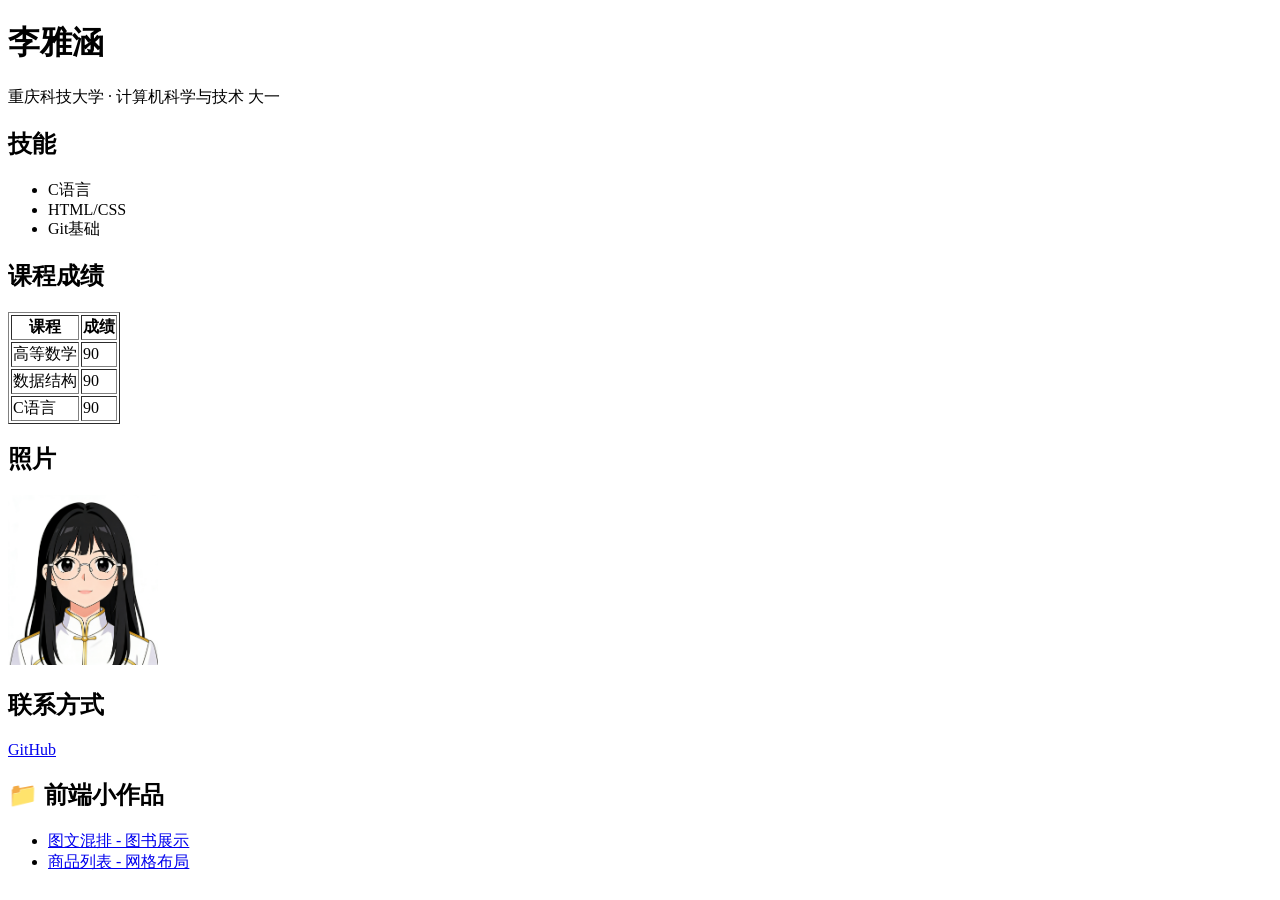
<file: index.html>
<!DOCTYPE html>
<html lang="zh-CN">
<head>
    <meta charset="UTF-8">
    <meta name="viewport" content="width=device-width, initial-scale=1.0">
    <title>李雅涵 · 个人简历</title>
</head>
<body>
    <h1>李雅涵</h1>
    <p>重庆科技大学 · 计算机科学与技术 大一</p>
    
    <h2>技能</h2>
    <ul>
        <li>C语言</li>
        <li>HTML/CSS</li>
        <li>Git基础</li>
    </ul>
    
    <h2>课程成绩</h2>
    <table border="1">
        <tr>
            <th>课程</th>
            <th>成绩</th>
        </tr>
        <tr>
            <td>高等数学</td>
            <td>90</td>
        </tr>
        <tr>
            <td>数据结构</td>
            <td>90</td>
        </tr>
        <tr>
            <td>C语言</td>
            <td>90</td>
        </tr>
    </table>
    
    <h2>照片</h2>
    <img src="人物.png" width="150">
    
    <h2>联系方式</h2>
    <a href="https://github.com/nianaofriki">GitHub</a>

    <h2>📁 前端小作品</h2>
    <ul>
        <li><a href="projects/01_graphic-text/">图文混排 - 图书展示</a></li>
        <li><a href="projects/02-product-grid/">商品列表 - 网格布局</a></li>
    </ul>
</body>
</html>
</file>
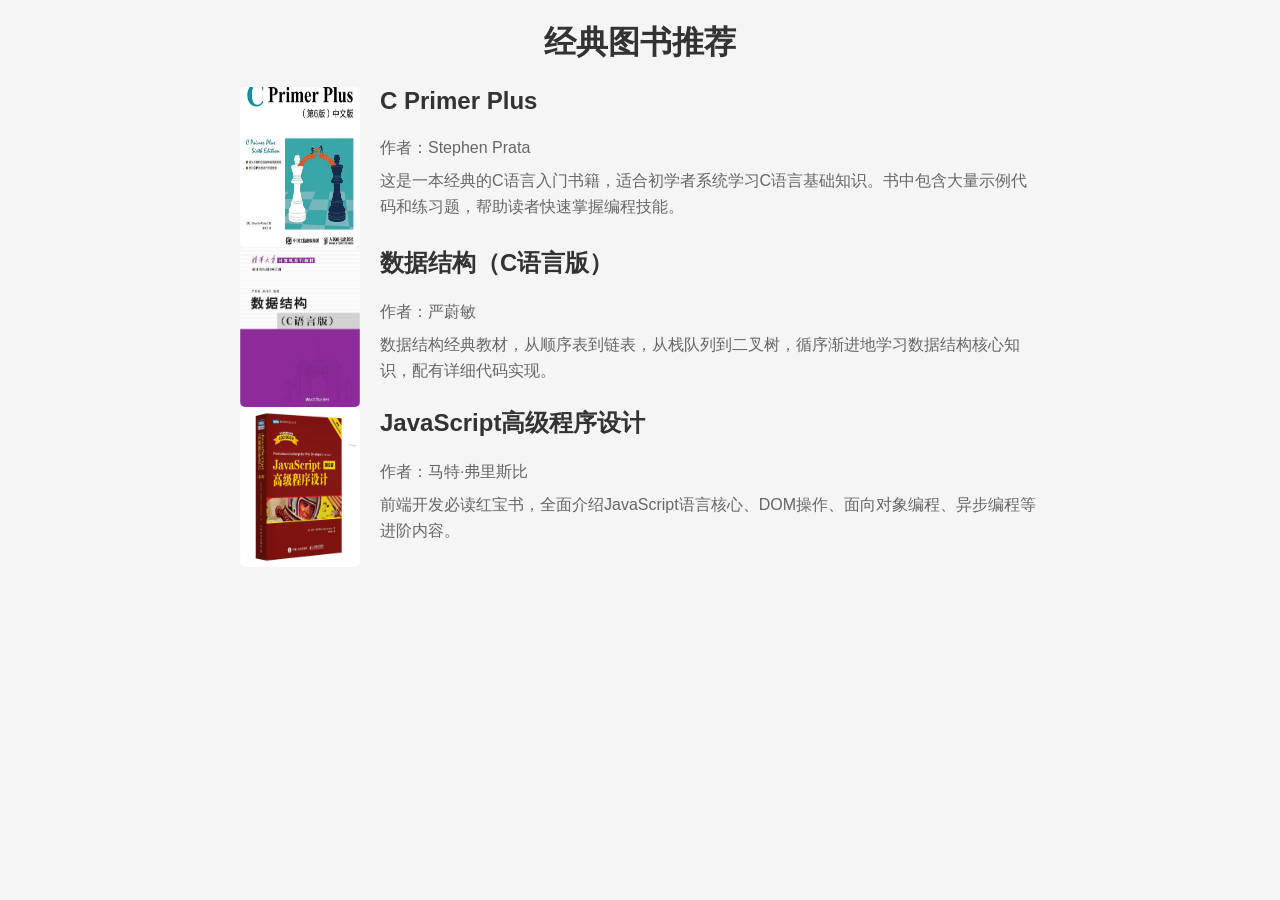
<file: projects/01_graphic-text/index.html>
<!DOCTYPE html>
<html lang="zh-CN">
<head>
    <meta charset="UTF-8">
    <title>图文混排-图书展示</title>
    <link rel="stylesheet" href="style.css">
</head>
<body>
    <h1>经典图书推荐</h1>
    <!-- 第一本书 -->
     <div class="book">
        <img src="images/C_Primer_Plus.webp" alt="图书封面">
        <h2>C Primer Plus</h2>
        <p>作者：Stephen Prata</p>
        <P>这是一本经典的C语言入门书籍，适合初学者系统学习C语言基础知识。书中包含大量示例代码和练习题，帮助读者快速掌握编程技能。</P>
    </div>
    <!-- 第二本书 -->
     <div class="book">
        <img src="images/数据结构（C语言版）.jpg" alt="图书封面">
        <h2>数据结构（C语言版）</h2>
        <p>作者：严蔚敏</p>
        <p>数据结构经典教材，从顺序表到链表，从栈队列到二叉树，循序渐进地学习数据结构核心知识，配有详细代码实现。</p>
     </div>
     <!-- 第三本书 -->
      <div class="book">
            <img src="images/JavaScript高级程序设计.jpg" alt="图书封面">
            <h2>JavaScript高级程序设计</h2>
            <p>作者：马特·弗里斯比</p>
            <p>前端开发必读红宝书，全面介绍JavaScript语言核心、DOM操作、面向对象编程、异步编程等进阶内容。</p>
      </div>
</body>
</html>
</file>
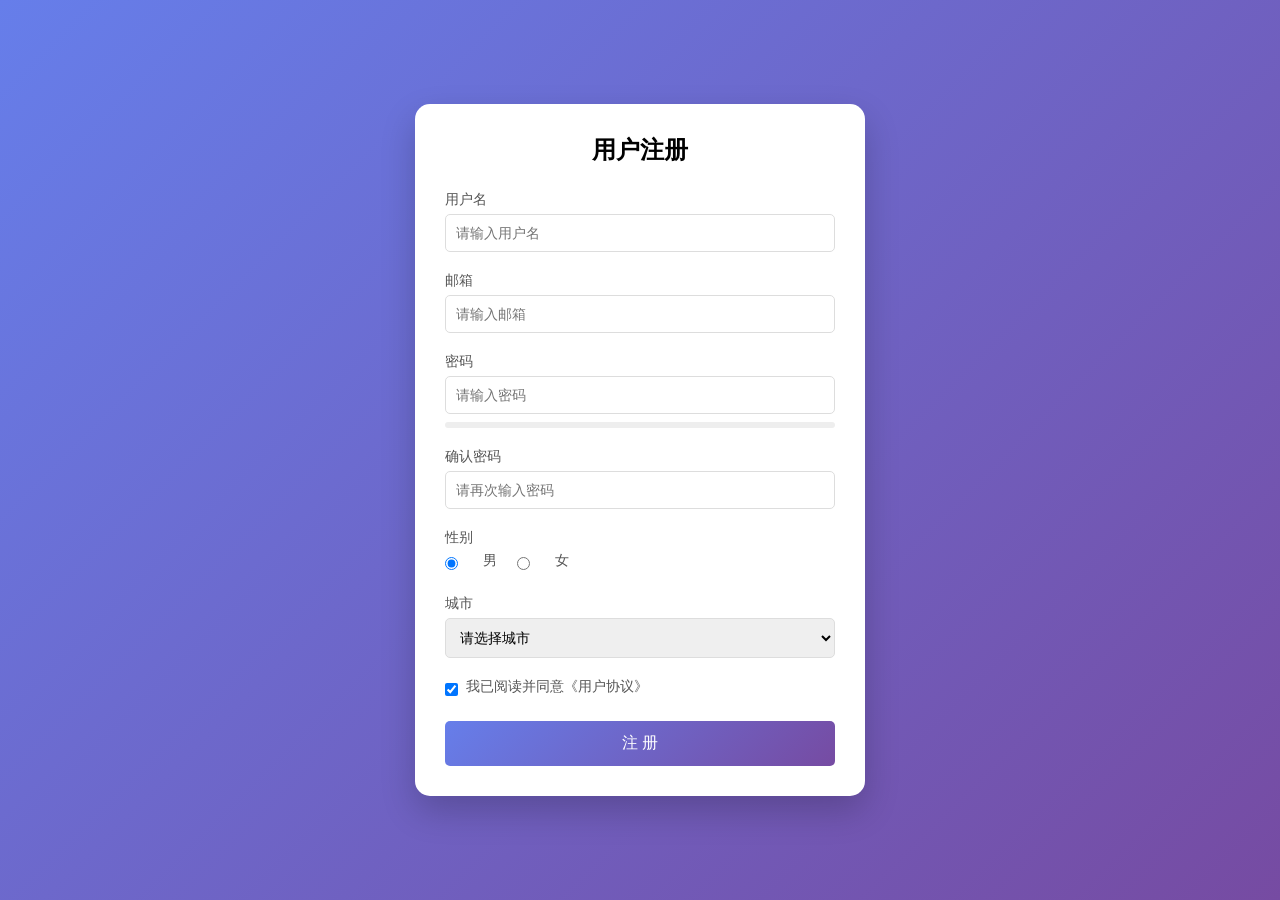
<file: projects/03-register-form/index.html>
<!-- 等一下，下一次跟他说按正式写代码一样，一步一步加东西，体现思考，这样才是真正的学习 -->
<!DOCTYPE html>
<html lang="zh-CN">
<head>
    <meta charset="UTF-8">
    <meta name="viewport" content="width=device-width, initial-scale=1.0">
    <title>用户注册-表单练习</title>
    <style>
        /* ========== 全局样式 ========== */
        * {
            margin: 0;
            padding: 0;
            box-sizing: border-box;
        }
        body {
            background: linear-gradient(135deg, #667eea, #764ba2);
            min-height: 100vh;
            display: flex;
            justify-content: center;
            align-items: center;
            font-family: 'Microsoft YaHei', sans-serif;
        }
        .register-card {
            background: white;
            width: 450px;
            padding: 30px;
            border-radius: 15px;
            box-shadow: 0 15px 35px rgba(0,0,0,0.2);
        }
        h2 {
            text-align: center;
            margin-bottom: 25px;
        }
        .form-group {
            margin-bottom: 20px;
        }
        label {
            display: block;
            margin-bottom: 5px;
            color: #555;
            font-size: 14px;
        }
        input, select {
            width: 100%;
            padding: 10px;
            border: 1px solid #ddd;
            border-radius: 5px;
            font-size: 14px;
        }
        input:focus, select:focus {
            outline: none;
            border-color: #667eea;
            box-shadow: 0 0 5px rgba(102,126,234,0.3);
        }
        .radio-group {
            display: flex;
            gap: 20px;
            align-items: center;
        }
        .radio-group input {
            width: auto;
            margin-right: 5px;
        }
        .terms {
            display: flex;
            align-items: center;
            gap: 8px;
        }
        .terms input {
            width: auto;
        }
        button {
            width: 100%;
            padding: 12px;
            background: linear-gradient(135deg, #667eea, #764ba2);
            color: white;
            border: none;
            border-radius: 5px;
            font-size: 16px;
            cursor: pointer;
            transition: opacity 0.2s;
        }
        button:hover {
            opacity: 0.9;
        }
        /* 错误提示默认隐藏 */
        .error {
            color: #ff6b6b;
            font-size: 12px;
            margin-top: 5px;
            display: none;
        }
        /* 密码强度条样式 */
        .strength-bar {
            height: 6px;
            background: #eee;
            border-radius: 3px;
            margin-top: 8px;
            overflow: hidden;
        }
        .strength {
            height: 100%;
            width: 0;
            transition: width 0.2s;
        }
        .strength.weak {
            width: 33%;
            background: #ff6b6b;
        }
        .strength.medium {
            width: 66%;
            background: #ffd93d;
        }
        .strength.strong {
            width: 100%;
            background: #51cf66;
        }
    </style>
</head>
<body>
    <div class="register-card">
        <h2>用户注册</h2>
        <form id="registerForm" onsubmit="return false">
            <!-- 用户名输入框 -->
            <div class="form-group">
                <label>用户名</label>
                <input type="text" id="username" placeholder="请输入用户名" required>
                <div class="error" id="usernameError">用户名不能为空</div>
            </div>
            <!-- 邮箱输入框 -->
             <div class="form-group">
                <label>邮箱</label>
                <input type="email" id="email" placeholder="请输入邮箱" required>
                <div class="error" id="emailError">邮箱格式不正确</div>
             </div>
             <!-- 密码输入框 -->
            <div class="form-group">
                <label>密码</label>
                <input type="password" id="password" placeholder="请输入密码" required>
                <div class="strength-bar">
                    <div class="strength" id="strength"></div>
                </div>
                <div class="error" id="passwordError">密码至少8位，包含大小写字母和数字</div>
            </div>
            <!-- 确认密码输入框 -->
             <div class="form-group">
                <label>确认密码</label>
                <input type="password" id="confirm" placeholder="请再次输入密码" required>
                <div class="error" id="confirmError">两次密码不一致</div>
            </div>
            <!-- 性别单选按钮 -->
            <div class="form-group">
                <label>性别</label>
                <div class="radio-group">
                    <input type="radio" name="gender" id="male" value="男" checked>
                    <label for="male">男</label>
                    <input type="radio" name="gender" id="female" value="女">
                    <label for="female">女</label>
                </div>
            </div>
            <!-- 城市下拉选择 -->
             <div class="form-group">
                <label>城市</label>
                <select id="city">
                    <option value="">请选择城市</option>
                    <option value="北京">北京</option>
                    <option value="上海">上海</option>
                    <option value="广州">广州</option>
                    <option value="深圳">深圳</option>
                    <option value="重庆">重庆</option>
                </select>
                <div class="error" id="cityError">请选择城市</div>
             </div>
            <!-- 同意协议复选框 -->
            <div class="form-group terms">
                <input type="checkbox" id="agree" checked>
                <label for="agree">我已阅读并同意《用户协议》</label>
                <div class="error" id="agreeError">请勾选协议</div>
            </div>
            <!-- 注册按钮 -->
             <button type="button" class="register-btn" id="registerBtn">注 册</button>
        </form>
    </div>

<script>
    // 获取所有需要的 DOM 元素(JS)
    const username = document.getElementById('username');
    const email = document.getElementById('email');
    const password = document.getElementById('password');
    const confirm = document.getElementById('confirm');
    const city = document.getElementById('city');
    const agree = document.getElementById('agree');
    const registerBtn = document.getElementById('registerBtn');
    const usernameError = document.getElementById('usernameError');
    const emailError = document.getElementById('emailError');
    const passwordError = document.getElementById('passwordError');
    const confirmError = document.getElementById('confirmError');
    const strengthDiv = document.getElementById('strength');
    const cityError = document.getElementById('cityError');
    const agreeError = document.getElementById('agreeError');
    // 密码强度检测（实时）
    document.getElementById('password').addEventListener('input',function(){
        let pwd = this.value;
        // 强度规则：用正则表达式判断
        let hasLower = /[a-z]/.test(pwd);
        let hasUpper = /[A-Z]/.test(pwd);
        let hasNumber = /[0-9]/.test(pwd);
        let lengthOk = pwd.length >= 8;
        // 根据密码强度设置不同的样式类
        if(pwd.length == 0){
            strengthDiv.className = 'strength';
        } else if (lengthOk && hasLower && hasUpper && hasNumber) {
            strengthDiv.className = 'strength strong';
        } else if (pwd.length >= 6) {
            strengthDiv.className = 'strength medium';
        } else {
            strengthDiv.className = 'strength weak';
        }
    });
    // 表单验证函数（点击注册时调用）
    function ValidateForm(){
        let isValid = true;
        // 1. 用户名：不能为空（去掉前后空格后判断）
        if(username.value.trim() === ''){
            document.getElementById('usernameError').style.display = 'block';
            isValid = false;
        } else {
            document.getElementById('usernameError').style.display = 'none';
        }
        // 2. 邮箱：使用正则检验基本格式
        const emailRegex = /^[^\s@]+@[^\s@]+\.[^\s@]+$/;
        if(!emailRegex.test(email.value)){
            emailError.style.display = 'block';
            isValid = false;
        } else {
            emailError.style.display = 'none';
        }
        // ---------- 3. 验证密码强度 ----------
        const pwd = password.value;
        const hasLower = /[a-z]/.test(pwd);
        const hasUpper = /[A-Z]/.test(pwd);
        const hasNumber = /[0-9]/.test(pwd);
        const lengthOk = pwd.length >= 8;
        if(!lengthOk || !hasLower || !hasUpper || !hasNumber){
            passwordError.style.display = 'block';
            isValid = false;
        } else {
            passwordError.style.display = 'none';
        }
        // ---------- 4. 验证确认密码（必须和密码一致）----------
        if (password.value !== confirm.value) {
                confirmError.style.display = 'block';
                isValid = false;
        } else {
                confirmError.style.display = 'none';
        }
        // ---------- 5. 验证城市（必须选择一项）----------
        if (city.value === '') {
            cityError.style.display = 'block';
            isValid = false;
        } else {
            cityError.style.display = 'none';
        }
        // ---------- 6. 验证复选框（必须勾选）----------
        if (!agree.checked) {
            agreeError.style.display = 'block';
            isValid = false;
        } else {
            agreeError.style.display = 'none';
        }
        if (isValid) {
            alert(`注册成功！\n用户名：${username.value}\n邮箱：${email.value}`);
        }
        // 这里可以提交表单数据到后端服务器
    }
    registerBtn.addEventListener('click', ValidateForm);
</script>
</body>
</html>
<!-- 步骤:
        先搭建 HTML 骨架（确保标签闭合、属性正确）。

        添加 CSS（让页面好看，便于调试）。

        在 <script> 中先获取所有需要的 DOM 元素。

        实现密码强度实时检测（单独监听 input 事件）。

        实现验证函数，按顺序检查每个字段，控制错误信息的显示/隐藏。

        绑定注册按钮点击事件，调用验证函数。

        测试：先测试单个字段，再测试组合。 -->
</file>
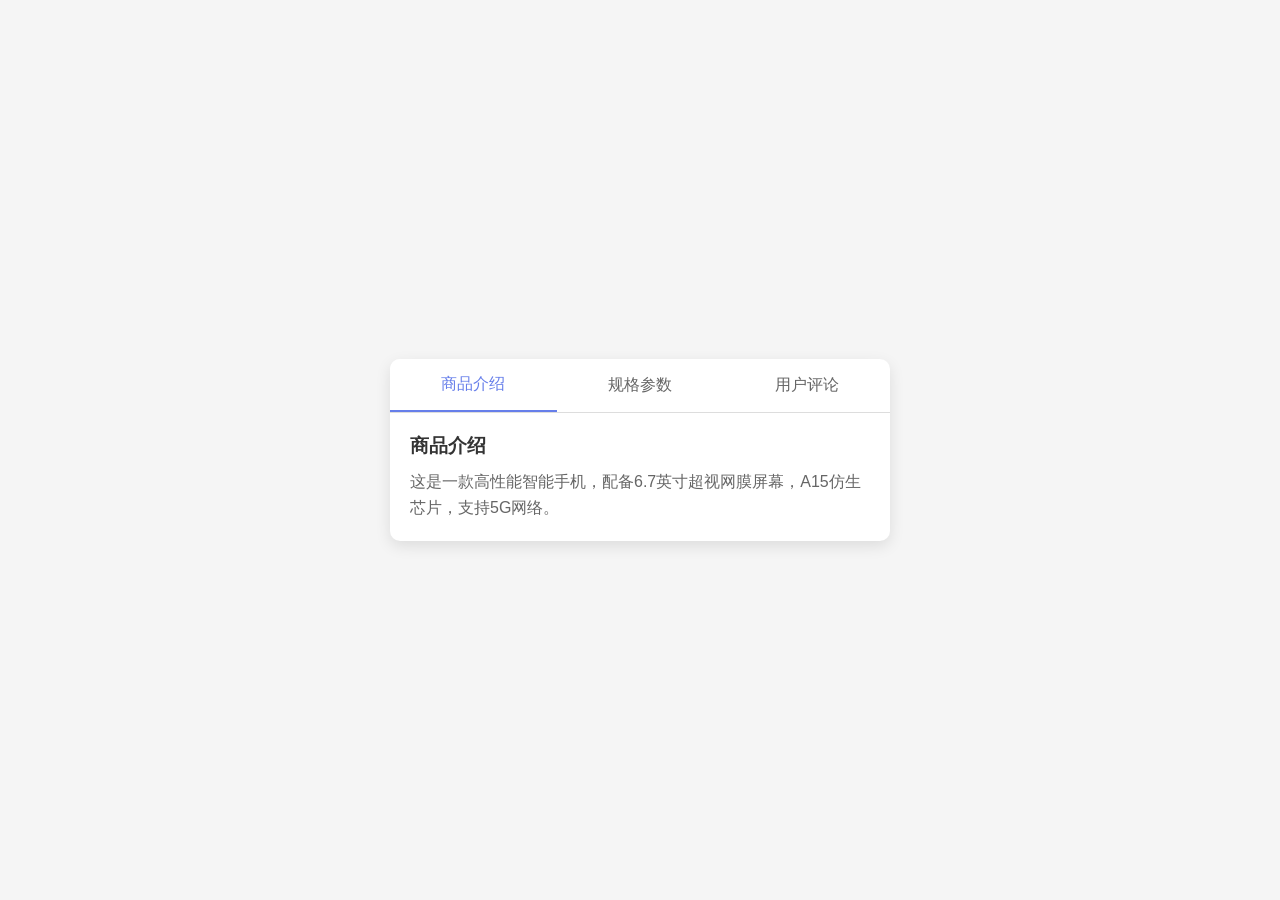
<file: projects/04-tab-switch/index.html>
<!DOCTYPE html>
<html lang="zh-CN">
<head>
    <meta charset="UTF-8">
    <meta name="viewport" content="width=device-width, initial-scale=1.0">
    <title>Tab切换效果</title>
    <style>
        * {
            margin: 0;
            padding: 0;
            box-sizing: border-box;
        }
        body {
            font-family: 'Microsoft YaHei', sans-serif;
            background: #f5f5f5;
            display: flex;
            justify-content: center;
            align-items: center;
            min-height: 100vh;
        }
        .container {
            width: 500px;
            background: #fff;
            border-radius: 10px;
            box-shadow: 0 5px 15px rgba(0,0,0,0.1);
            overflow: hidden;
        }
        .tab-buttons {
            display: flex;
            border-bottom: 1px solid #ddd;
        }
        .tab-btn {
            flex: 1;
            padding: 15px;
            background: none;
            border: none;
            cursor: pointer;
            font-size: 16px;
            transition: all 0.3s;
            color: #666;
        }
        .tab-btn:hover {
            background: #f0f0f0;
        }
        .tab-btn.active {
            color: #667eea;
            border-bottom: 2px solid #667eea;
            background: white;
        }
        .tab-contents {
            padding: 20px;
        }
        .tab-content {
            display: none;
        }
        .tab-content.active {
            display: block;
        }
        h3 {
            margin-bottom: 10px;
            color: #333;
        }
        p, ul {
            color: #666;
            line-height: 1.6;
        }
        ul {
            padding-left: 20px;
        }
    </style>
</head>
<body>
    <div class="container">
        <!-- Tab 按钮容器 -->
        <div class="tab-buttons">
            <button class="tab-btn active" data-tab="tab1">商品介绍</button>
            <button class="tab-btn" data-tab="tab2">规格参数</button>
            <button class="tab-btn" data-tab="tab3">用户评论</button>
        </div>
        <!-- Tab 内容容器 -->
        <div class="tab-contents">
            <div class="tab-content active" id="tab1">
                <h3>商品介绍</h3>
                <p>这是一款高性能智能手机，配备6.7英寸超视网膜屏幕，A15仿生芯片，支持5G网络。</p>
            </div>
            <div class="tab-content" id="tab2">
                <h3>规格参数</h3>
                <ul>
                    <li>处理器：A15仿生芯片</li>
                    <li>内存：8GB</li>
                    <li>屏幕：6.7英寸</li>
                </ul>
            </div>
            <div class="tab-content" id="tab3">
                <h3>用户评论</h3>
                <p>⭐⭐⭐⭐⭐ 非常好用，系统流畅！</p>
                <p>⭐⭐⭐⭐ 电池续航不错，拍照清晰。</p>
            </div>
        </div>
    </div>
    <script>
        // 获取所有标签按钮和内容
        const tabButtons = document.querySelectorAll('.tab-btn');
        const tabContents = document.querySelectorAll('.tab-content');

        // 为每个标签按钮添加点击事件监听器
        tabButtons.forEach(btn => {
            btn.addEventListener('click', function() {
                // 移除所有按钮的 active 类
                tabButtons.forEach(b => b.classList.remove('active'));
                // 为当前点击的按钮添加 active 类
                this.classList.add('active');

                // 获取当前按钮关联的 tab 内容 ID（通过 data-tab 属性）
                const tabId = this.getAttribute('data-tab');
                // 隐藏所有 tab 内容
                tabContents.forEach(content => content.classList.remove('active'));
                // 显示选中的 tab 内容
                document.getElementById(tabId).classList.add('active');
            });
        });
    </script>
</body>
</html>
</file>
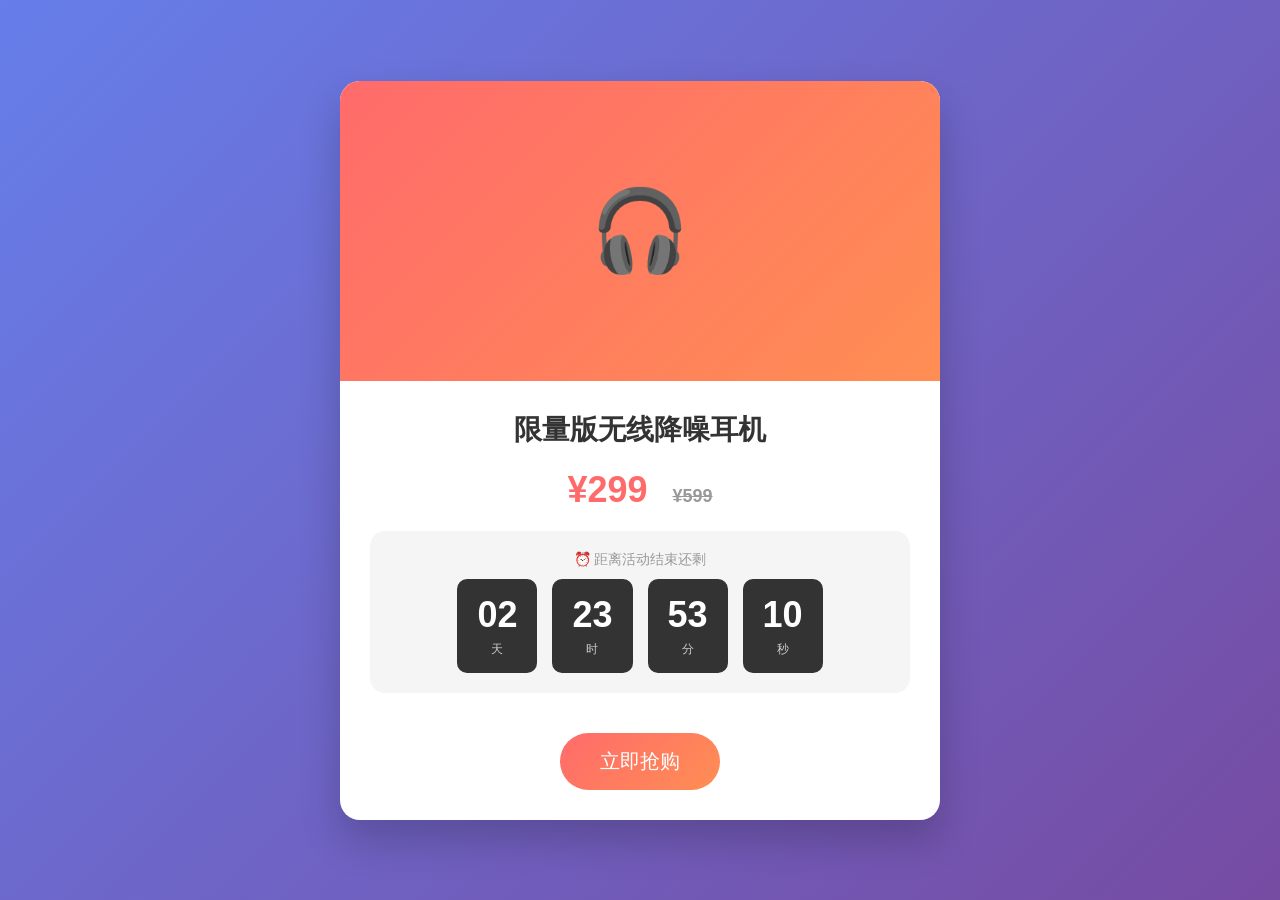
<file: projects/05-countdown/index.html>
<!DOCTYPE html>
<html lang="en">
<head>
    <meta charset="UTF-8">
    <meta name="viewport" content="width=device-width, initial-scale=1.0">
    <title>限时抢购 · 倒计时</title>
    <style>
        * {
            margin: 0;
            padding: 0;
            box-sizing: border-box;
        }

        body {
            font-family: 'Microsoft YaHei', sans-serif;
            background: linear-gradient(135deg, #667eea 0%, #764ba2 100%);
            min-height: 100vh;
            display: flex;
            justify-content: center;
            align-items: center;
        }

        .card {
            background: white;
            width: 600px;
            border-radius: 20px;
            overflow: hidden;
            box-shadow: 0 20px 40px rgba(0, 0, 0, 0.2);
        }

        .product-img {
            width: 100%;
            height: 300px;
            background: linear-gradient(135deg, #ff6b6b, #ff8e53);
            display: flex;
            justify-content: center;
            align-items: center;
            font-size: 80px;
        }

        .product-info {
            padding: 30px;
            text-align: center;
        }

        .product-title {
            font-size: 28px;
            color: #333;
            margin-bottom: 10px;
        }

        .product-price {
            font-size: 36px;
            color: #ff6b6b;
            font-weight: bold;
            margin: 20px 0;
        }

        .original-price {
            font-size: 18px;
            color: #999;
            text-decoration: line-through;
            margin-left: 15px;
        }

        /* 倒计时样式 */
        .countdown {
            background: #f5f5f5;
            padding: 20px;
            border-radius: 15px;
            margin: 20px 0;
        }

        .countdown-title {
            font-size: 14px;
            color: #999;
            margin-bottom: 10px;
        }

        .countdown-box {
            display: flex;
            justify-content: center;
            gap: 15px;
        }

        .time-unit {
            background: #333;
            color: white;
            padding: 15px 20px;
            border-radius: 10px;
            min-width: 80px;
            text-align: center;
        }

        .time-number {
            font-size: 36px;
            font-weight: bold;
        }

        .time-label {
            font-size: 12px;
            margin-top: 5px;
            color: #ccc;
        }

        .buy-btn {
            background: linear-gradient(135deg, #ff6b6b, #ff8e53);
            color: white;
            border: none;
            padding: 15px 40px;
            font-size: 20px;
            border-radius: 50px;
            cursor: pointer;
            margin-top: 20px;
            transition: transform 0.3s;
        }

        .buy-btn:hover {
            transform: scale(1.05);
        }

        .buy-btn.disabled {
            background: #ccc;
            cursor: not-allowed;
        }

        .buy-btn.disabled:hover {
            transform: none;
        }
    </style>
</head>
<body>
    <div class="card">
        <div class="product-img">
            🎧
        </div>
        <div class="product-info">
            <h2 class="product-title">限量版无线降噪耳机</h2>
            <div class="product-price">
                ¥299
                <span class="original-price">¥599</span>
            </div>

            <div class="countdown">
                <div class="countdown-title">⏰ 距离活动结束还剩</div>
                <div class="countdown-box">
                    <div class="time-unit">
                        <div class="time-number" id="days">00</div>
                        <div class="time-label">天</div>
                    </div>
                    <div class="time-unit">
                        <div class="time-number" id="hours">00</div>
                        <div class="time-label">时</div>
                    </div>
                    <div class="time-unit">
                        <div class="time-number" id="minutes">00</div>
                        <div class="time-label">分</div>
                    </div>
                    <div class="time-unit">
                        <div class="time-number" id="seconds">00</div>
                        <div class="time-label">秒</div>
                    </div>
                </div>
            </div>

            <button class="buy-btn" id="buyBtn">立即抢购</button>
        </div>
    </div>
    <script>
        // 设置活动结束时间（这里设置为当前时间 + 2天）
        // 实际使用时可以修改为目标日期
        let endTime = new Date();//创建一个日期对象，默认是当前时间,getDate()	获取当前是几号
        endTime.setDate(endTime.getDate() + 2);      // 2天后结束
        endTime.setHours(23, 59, 59, 999);            // 结束时间：23:59:59

        // 获取倒计时元素
        const daysEl = document.getElementById('days');
        const hoursEl = document.getElementById('hours');
        const minutesEl = document.getElementById('minutes');
        const secondsEl = document.getElementById('seconds');
        const buyBtn = document.getElementById('buyBtn');

        // 倒计时函数
        function updateCountdown() {
            const now = new Date().getTime();      // 当前时间（毫秒）,.getTime()	时间转毫秒
            const distance = endTime - now;         // 剩余时间（毫秒）

            // 倒计时结束
            if (distance <= 0) {
                daysEl.textContent = '00';
                hoursEl.textContent = '00';
                minutesEl.textContent = '00';
                secondsEl.textContent = '00';
                
                // 按钮变灰，不可点击
                buyBtn.textContent = '活动已结束';
                buyBtn.disabled = true;//禁用按钮（不可点击）
                buyBtn.classList.add('disabled');//添加灰色样式类
                return;
            }

            // 计算天、时、分、秒
            const days = Math.floor(distance / (1000 * 60 * 60 * 24));//Math.floor()	向下取整
            const hours = Math.floor((distance % (1000 * 60 * 60 * 24)) / (1000 * 60 * 60));
            const minutes = Math.floor((distance % (1000 * 60 * 60)) / (1000 * 60));
            const seconds = Math.floor((distance % (1000 * 60)) / 1000);

            // 更新显示（补零：小于10时前面加0）
            daysEl.textContent = days < 10 ? '0' + days : days;
            hoursEl.textContent = hours < 10 ? '0' + hours : hours;
            minutesEl.textContent = minutes < 10 ? '0' + minutes : minutes;
            secondsEl.textContent = seconds < 10 ? '0' + seconds : seconds;
        }

        // 立即执行一次，避免空白
        updateCountdown();
        // 每秒更新一次
        setInterval(updateCountdown, 1000);//setInterval()	定时执行

        // 购买按钮点击事件
        buyBtn.addEventListener('click', function() {
            if (!buyBtn.disabled) {
                alert('恭喜！抢购成功！');
            }
        });
    </script>
</body>
</html>
</file>
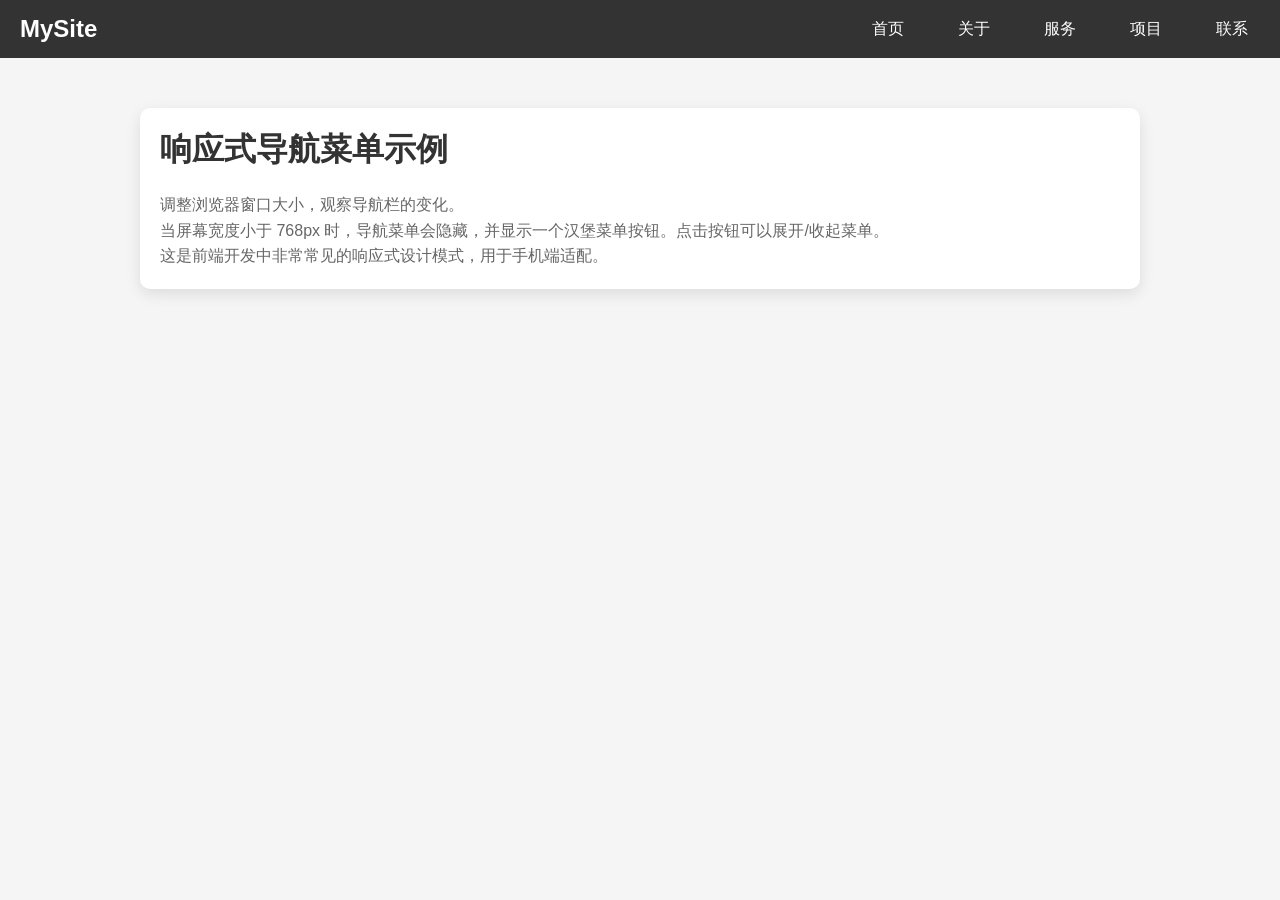
<file: projects/06-responsive-nav/index.html>
<!DOCTYPE html>
<html lang="en">
<head>
    <meta charset="UTF-8">
    <meta name="viewport" content="width=device-width, initial-scale=1.0">
    <title>响应式导航菜单</title>
    <style>
        * {
            margin: 0;
            padding: 0;
            box-sizing: border-box;
        }

        body {
            font-family: 'Microsoft YaHei', sans-serif;
            background: #f5f5f5;
        }

        /* 导航栏容器 */
        .navbar {
            background: #333;
            padding: 15px 20px;
            display: flex;
            justify-content: space-between;
            align-items: center;
            flex-wrap: wrap;
        }

        /* Logo */
        .logo {
            color: white;
            font-size: 24px;
            font-weight: bold;
            text-decoration: none;
        }

        /* 汉堡菜单按钮（默认隐藏） */
        .menu-toggle {
            display: none;
            background: none;
            border: none;
            cursor: pointer;
            padding: 5px;
        }

        .menu-toggle span {
            display: block;
            width: 25px;
            height: 3px;
            background: white;
            margin: 5px 0;
            transition: 0.3s;
        }

        /* 导航菜单 */
        .nav-menu {
            display: flex;
            list-style: none;
            gap: 30px;
        }

        .nav-menu li a {
            color: white;
            text-decoration: none;
            padding: 8px 12px;
            transition: 0.3s;
        }

        .nav-menu li a:hover {
            background: #555;
            border-radius: 5px;
        }

        /* 内容区域 */
        .content {
            max-width: 1000px;
            margin: 50px auto;
            padding: 20px;
            background: white;
            border-radius: 10px;
            box-shadow: 0 5px 15px rgba(0,0,0,0.1);
        }

        h1 {
            margin-bottom: 20px;
            color: #333;
        }

        p {
            color: #666;
            line-height: 1.6;
        }
        /* 响应式设计 */
                @media (max-width: 768px) {
            .menu-toggle {
                display: block;      /* 显示汉堡菜单按钮 */
            }

            .nav-menu {
                display: none;       /* 默认隐藏菜单 */
                width: 100%;
                flex-direction: column;
                gap: 0;
                margin-top: 15px;
            }

            .nav-menu.active {
                display: flex;       /* 点击后显示 */
            }

            .nav-menu li {
                text-align: center;
                border-top: 1px solid #555;
            }

            .nav-menu li a {
                display: block;
                padding: 12px;
            }
        }

    </style>
</head>
<body>
    <nav class="navbar">
        <a href="#" class="logo">MySite</a>
        
        <!-- 汉堡菜单按钮 -->
        <button class="menu-toggle" id="menuToggle">
            <span></span>
            <span></span>
            <span></span>
        </button>

        <!-- 导航链接 -->
        <ul class="nav-menu" id="navMenu">
            <li><a href="#">首页</a></li>
            <li><a href="#">关于</a></li>
            <li><a href="#">服务</a></li>
            <li><a href="#">项目</a></li>
            <li><a href="#">联系</a></li>
        </ul>
    </nav>

    <div class="content">
        <h1>响应式导航菜单示例</h1>
        <p>调整浏览器窗口大小，观察导航栏的变化。</p>
        <p>当屏幕宽度小于 768px 时，导航菜单会隐藏，并显示一个汉堡菜单按钮。点击按钮可以展开/收起菜单。</p>
        <p>这是前端开发中非常常见的响应式设计模式，用于手机端适配。</p>
    </div>

    <script>
        // 获取元素
        const menuToggle = document.getElementById('menuToggle');
        const navMenu = document.getElementById('navMenu');

        // 点击汉堡菜单按钮，切换导航菜单的显示/隐藏
        menuToggle.addEventListener('click', function() {
            navMenu.classList.toggle('active');
        });
    </script>
</body>
</html>
</file>
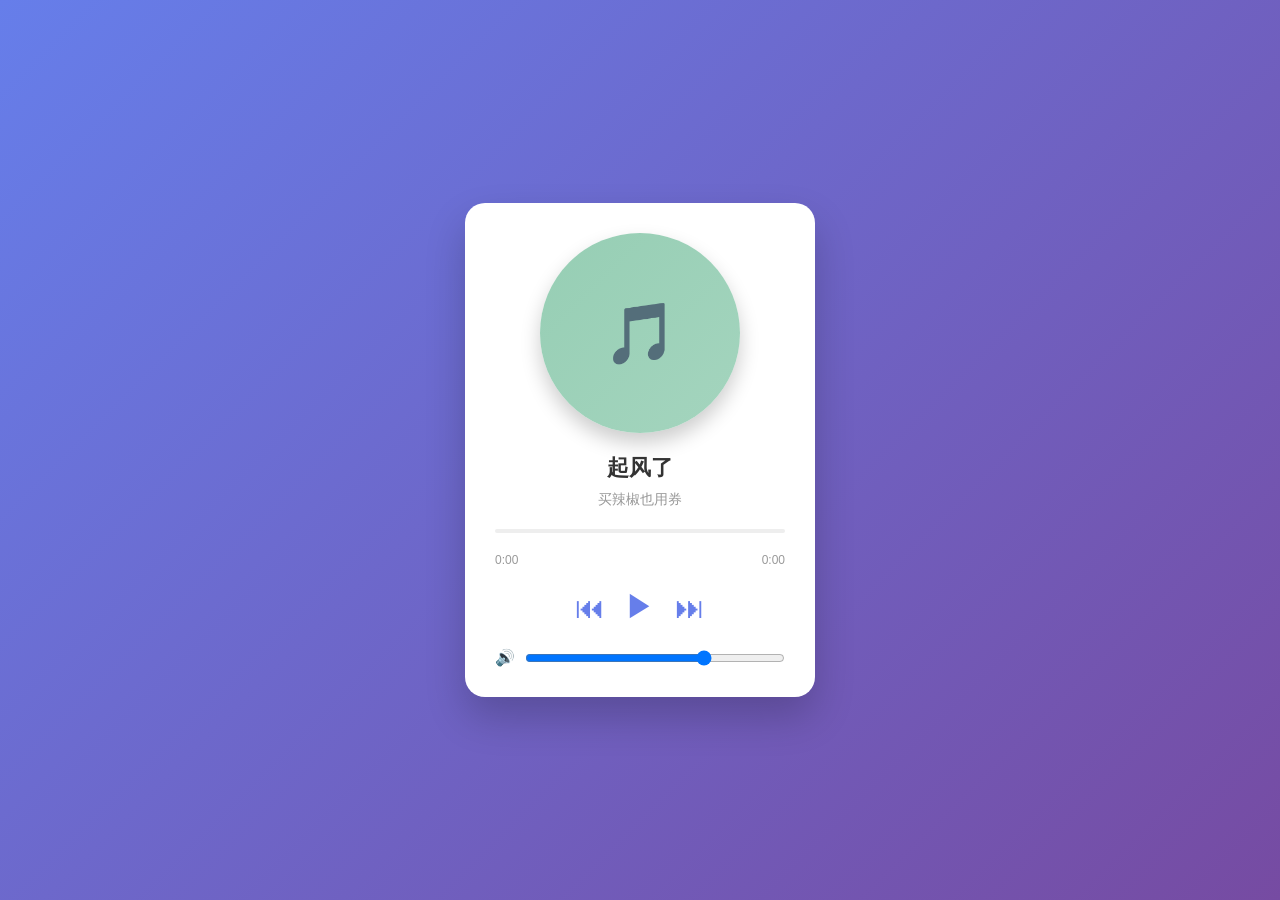
<file: projects/07-music-player/index.html>
<!DOCTYPE html>
<html lang="zh-CN">
<head>
    <meta charset="UTF-8">
    <meta name="viewport" content="width=device-width, initial-scale=1.0">
    <title>音乐播放器</title>
    <style>
        * {
            margin: 0;
            padding: 0;
            box-sizing: border-box;
        }

        body {
            font-family: 'Microsoft YaHei', sans-serif;
            background: linear-gradient(135deg, #667eea 0%, #764ba2 100%);
            min-height: 100vh;
            display: flex;
            justify-content: center;
            align-items: center;
        }

        .player-card {
            background: white;
            width: 350px;
            border-radius: 20px;
            padding: 30px;
            box-shadow: 0 20px 40px rgba(0, 0, 0, 0.2);
            text-align: center;
        }

        /* 专辑封面 */
        .cover {
            width: 200px;
            height: 200px;
            background: linear-gradient(135deg, #ff6b6b, #ff8e53);
            border-radius: 50%;
            margin: 0 auto 20px;
            display: flex;
            justify-content: center;
            align-items: center;
            font-size: 60px;
            box-shadow: 0 10px 20px rgba(0, 0, 0, 0.2);
            transition: all 0.3s;
        }

        /* 播放时封面旋转 */
        .cover.playing {
            animation: rotate 3s linear infinite;
        }

        @keyframes rotate {
            from { transform: rotate(0deg); }
            to { transform: rotate(360deg); }
        }

        /* 歌曲信息 */
        .song-title {
            font-size: 22px;
            font-weight: bold;
            color: #333;
            margin-bottom: 8px;
        }

        .artist {
            color: #999;
            font-size: 14px;
            margin-bottom: 20px;
        }

        /* 进度条 */
        .progress-bar {
            background: #eee;
            height: 4px;
            border-radius: 2px;
            margin: 20px 0;
            cursor: pointer;
            position: relative;
        }

        .progress {
            background: #667eea;
            height: 100%;
            width: 0%;
            border-radius: 2px;
            position: relative;
        }

        .time-info {
            display: flex;
            justify-content: space-between;
            font-size: 12px;
            color: #999;
            margin-top: 5px;
        }

        /* 控制按钮 */
        .controls {
            display: flex;
            justify-content: center;
            gap: 20px;
            margin: 20px 0;
        }

        .controls button {
            background: none;
            border: none;
            font-size: 30px;
            cursor: pointer;
            color: #667eea;
            transition: transform 0.2s;
        }

        .controls button:hover {
            transform: scale(1.1);
        }

        /* 音量控制 */
        .volume-control {
            display: flex;
            align-items: center;
            gap: 10px;
            margin-top: 20px;
        }

        .volume-control input {
            flex: 1;
            cursor: pointer;
        }
    </style>
</head>
<body>
    <div class="player-card">
        <!-- 专辑封面 -->
        <div class="cover" id="cover">🎵</div>

        <!-- 歌曲信息 -->
        <div class="song-title" id="songTitle">起风了</div>
        <div class="artist" id="artist">买辣椒也用券</div>

        <!-- 进度条 -->
        <div class="progress-bar" id="progressBar">
            <div class="progress" id="progress"></div>
        </div>
        <div class="time-info">
            <span id="currentTime">0:00</span>
            <span id="duration">0:00</span>
        </div>

        <!-- 控制按钮 -->
        <div class="controls">
            <button id="prevBtn">⏮</button>
            <button id="playBtn">▶</button>
            <button id="nextBtn">⏭</button>
        </div>

        <!-- 音量控制 -->
        <div class="volume-control">
            <span>🔊</span>
            <input type="range" id="volume" min="0" max="100" value="70">
        </div>
    </div>

    <script>
        // ========== 歌曲列表 ==========
        const playlist = [
            { title: "起风了", artist: "买辣椒也用券", url: "https://www.soundhelix.com/examples/mp3/SoundHelix-Song-1.mp3" },
            { title: "夜空中最亮的星", artist: "逃跑计划", url: "https://www.soundhelix.com/examples/mp3/SoundHelix-Song-2.mp3" },
            { title: "平凡之路", artist: "朴树", url: "https://www.soundhelix.com/examples/mp3/SoundHelix-Song-3.mp3" }
        ];

        // ========== DOM 元素 ==========
        const cover = document.getElementById('cover');
        const songTitle = document.getElementById('songTitle');
        const artist = document.getElementById('artist');
        const playBtn = document.getElementById('playBtn');
        const prevBtn = document.getElementById('prevBtn');
        const nextBtn = document.getElementById('nextBtn');
        const progressBar = document.getElementById('progressBar');
        const progress = document.getElementById('progress');
        const currentTimeSpan = document.getElementById('currentTime');
        const durationSpan = document.getElementById('duration');
        const volumeSlider = document.getElementById('volume');

        // ========== 变量 ==========
        let currentIndex = 0;          // 当前播放第几首
        let isPlaying = false;          // 是否正在播放
        let audio = new Audio();        // 音频对象

        // ========== 加载歌曲 ==========
        function loadSong(index) {
            const song = playlist[index];
            songTitle.textContent = song.title;
            artist.textContent = song.artist;
            audio.src = song.url;
            
            // 随机封面颜色
            const colors = ['#ff6b6b', '#4ecdc4', '#45b7d1', '#96ceb4', '#ffeead', '#ffcc5c'];
            const randomColor = colors[Math.floor(Math.random() * colors.length)];
            cover.style.background = `linear-gradient(135deg, ${randomColor}, ${randomColor}dd)`;
            
            // 重置进度条
            progress.style.width = '0%';
            currentTimeSpan.textContent = '0:00';
            
            // 加载完成后自动播放（如果是切换歌曲）
            if (isPlaying) {
                audio.play();
            }
        }

        // ========== 播放 ==========
        function playSong() {
            audio.play();
            isPlaying = true;
            playBtn.textContent = '⏸';
            cover.classList.add('playing');
        }

        // ========== 暂停 ==========
        function pauseSong() {
            audio.pause();
            isPlaying = false;
            playBtn.textContent = '▶';
            cover.classList.remove('playing');
        }

        // ========== 切换播放/暂停 ==========
        function togglePlay() {
            if (isPlaying) {
                pauseSong();
            } else {
                playSong();
            }
        }

        // ========== 上一首 ==========
        function prevSong() {
            currentIndex = (currentIndex - 1 + playlist.length) % playlist.length;
            loadSong(currentIndex);
            if (isPlaying) {
                audio.play();
            }
        }

        // ========== 下一首 ==========
        function nextSong() {
            currentIndex = (currentIndex + 1) % playlist.length;
            loadSong(currentIndex);
            if (isPlaying) {
                audio.play();
            }
        }

        // ========== 更新时间显示 ==========
        function formatTime(seconds) {
            if (isNaN(seconds)) return '0:00';
            const mins = Math.floor(seconds / 60);
            const secs = Math.floor(seconds % 60);
            return `${mins}:${secs < 10 ? '0' + secs : secs}`;
        }

        // ========== 更新进度条 ==========
        function updateProgress() {
            if (audio.duration) {
                const percent = (audio.currentTime / audio.duration) * 100;
                progress.style.width = `${percent}%`;
                currentTimeSpan.textContent = formatTime(audio.currentTime);
                durationSpan.textContent = formatTime(audio.duration);
            }
        }

        // ========== 点击进度条跳转 ==========
        function setProgress(e) {
            const rect = progressBar.getBoundingClientRect();
            const clickX = e.clientX - rect.left;
            const width = rect.width;
            const percent = clickX / width;
            audio.currentTime = percent * audio.duration;
        }

        // ========== 设置音量 ==========
        function setVolume() {
            audio.volume = volumeSlider.value / 100;
        }

        // ========== 自动播放下一首 ==========
        function onSongEnd() {
            nextSong();
        }

        // ========== 绑定事件 ==========
        playBtn.addEventListener('click', togglePlay);
        prevBtn.addEventListener('click', prevSong);
        nextBtn.addEventListener('click', nextSong);
        progressBar.addEventListener('click', setProgress);
        volumeSlider.addEventListener('input', setVolume);
        audio.addEventListener('timeupdate', updateProgress);
        audio.addEventListener('ended', onSongEnd);
        audio.addEventListener('loadedmetadata', function() {
            durationSpan.textContent = formatTime(audio.duration);
        });

        // ========== 初始化 ==========
        loadSong(0);
    </script>
</body>
</html>
</file>
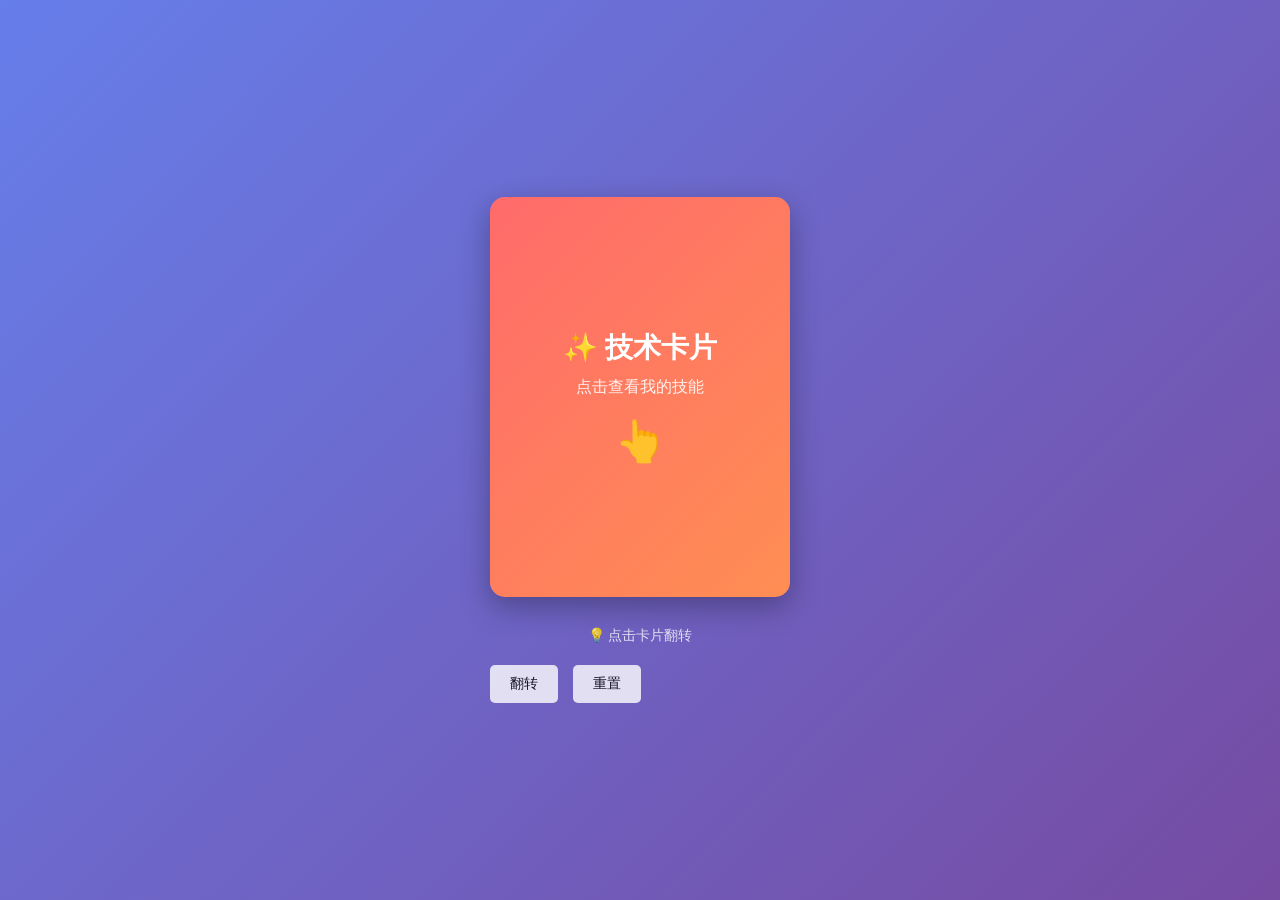
<file: projects/08-card-flip/index.html>
<!DOCTYPE html>
<html lang="zh-CN">
<head>
    <meta charset="UTF-8">
    <meta name="viewport" content="width=device-width, initial-scale=1.0">
    <title>3D翻牌动画</title>
    <style>
        * {
            margin: 0;
            padding: 0;
            box-sizing: border-box;
        }

        body {
            font-family: 'Microsoft YaHei', sans-serif;
            background: linear-gradient(135deg, #667eea 0%, #764ba2 100%);
            min-height: 100vh;
            display: flex;
            justify-content: center;
            align-items: center;
        }

        /* 卡片容器 */
        .card-container {
            width: 300px;
            height: 400px;
            perspective: 1000px;  /* 透视效果，让3D更明显 */
        }

        /* 卡片主体 */
        .card {
            width: 100%;
            height: 100%;
            position: relative;
            transition: transform 0.6s;
            transform-style: preserve-3d;  /* 保留3D效果 */
            cursor: pointer;
            border-radius: 15px;
            box-shadow: 0 10px 30px rgba(0,0,0,0.3);
        }

        /* 翻转状态 */
        .card.flipped {
            transform: rotateY(180deg);
        }

        /* 正面和反面的共同样式 */
        .card-front, .card-back {
            width: 100%;
            height: 100%;
            position: absolute;
            backface-visibility: hidden;  /* 背面隐藏 */
            border-radius: 15px;
            display: flex;
            flex-direction: column;
            justify-content: center;
            align-items: center;
            text-align: center;
            padding: 20px;
        }

        /* 正面样式 */
        .card-front {
            background: linear-gradient(135deg, #ff6b6b, #ff8e53);
            color: white;
        }

        .card-front h2 {
            font-size: 28px;
            margin-bottom: 10px;
        }

        .card-front p {
            font-size: 16px;
            opacity: 0.9;
        }

        /* 反面样式 */
        .card-back {
            background: white;
            color: #333;
            transform: rotateY(180deg);  /* 反面先旋转180度，配合父容器翻转 */
        }

        .card-back h3 {
            font-size: 24px;
            margin-bottom: 15px;
            color: #667eea;
        }

        .card-back ul {
            text-align: left;
            margin-top: 10px;
        }

        .card-back li {
            margin: 8px 0;
            color: #666;
        }

        /* 提示 */
        .hint {
            margin-top: 30px;
            color: white;
            text-align: center;
            font-size: 14px;
            opacity: 0.8;
        }

        /* 按钮组 */
        .buttons {
            margin-top: 20px;
            display: flex;
            gap: 15px;
        }

        button {
            padding: 10px 20px;
            background: white;
            border: none;
            border-radius: 5px;
            cursor: pointer;
            font-size: 14px;
            transition: transform 0.2s;
        }

        button:hover {
            transform: scale(1.05);
        }
    </style>
</head>
<body>
    <div>
        <div class="card-container">
            <div class="card" id="flipCard">
                <!-- 正面 -->
                <div class="card-front">
                    <h2>✨ 技术卡片</h2>
                    <p>点击查看我的技能</p>
                    <p style="margin-top: 20px; font-size: 40px;">👆</p>
                </div>
                <!-- 反面 -->
                <div class="card-back">
                    <h3>🛠️ 技能清单</h3>
                    <ul>
                        <li>C语言</li>
                        <li>数据结构</li>
                        <li>HTML/CSS</li>
                        <li>JavaScript</li>
                        <li>Git/GitHub</li>
                    </ul>
                </div>
            </div>
        </div>
        <div class="hint">
            <p>💡 点击卡片翻转</p>
            <div class="buttons">
                <button id="flipBtn">翻转</button>
                <button id="resetBtn">重置</button>
            </div>
        </div>
    </div>

    <script>
        // 获取元素
        const card = document.getElementById('flipCard');
        const flipBtn = document.getElementById('flipBtn');
        const resetBtn = document.getElementById('resetBtn');

        // 翻转函数
        function flipCard() {
            card.classList.add('flipped');
        }

        // 重置函数（翻回正面）
        function resetCard() {
            card.classList.remove('flipped');
        }

        // 切换函数（翻转/翻回）
        function toggleCard() {
            card.classList.toggle('flipped');
        }

        // 绑定事件
        card.addEventListener('click', toggleCard);   // 点击卡片翻转/翻回
        flipBtn.addEventListener('click', flipCard);   // 按钮：翻到反面
        resetBtn.addEventListener('click', resetCard); // 按钮：翻回正面
    </script>
</body>
</html>
</file>
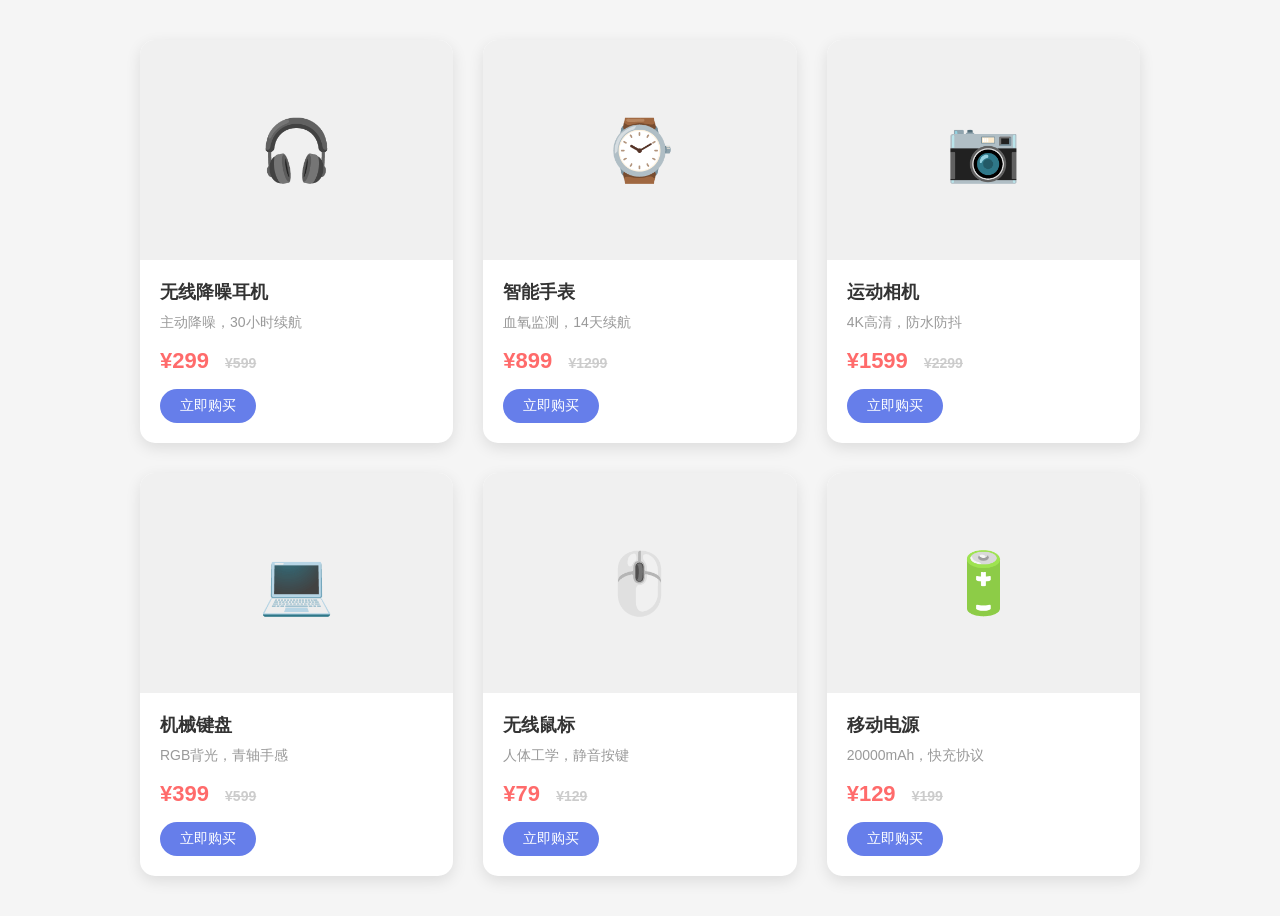
<file: projects/09-shop-hover/index.html>
<!DOCTYPE html>
<html lang="zh-CN">
<head>
    <meta charset="UTF-8">
    <meta name="viewport" content="width=device-width, initial-scale=1.0">
    <title>电商悬浮框 · 商品卡片悬停效果</title>
    <style>
        * {
            margin: 0;
            padding: 0;
            box-sizing: border-box;
        }

        body {
            font-family: 'Microsoft YaHei', sans-serif;
            background: #f5f5f5;
            min-height: 100vh;
            display: flex;
            justify-content: center;
            align-items: center;
            padding: 40px;
        }

        /* 商品网格容器 */
        .product-grid {
            display: grid;
            grid-template-columns: repeat(3, 1fr);
            gap: 30px;
            max-width: 1000px;
            width: 100%;
        }

        /* 商品卡片 */
        .product-card {
            background: white;
            border-radius: 15px;
            overflow: hidden;
            box-shadow: 0 5px 15px rgba(0, 0, 0, 0.1);
            transition: all 0.3s ease;
            cursor: pointer;
        }

        /* ========== 悬停效果 ========== */
        .product-card:hover {
            transform: translateY(-10px);      /* 向上移动10px */
            box-shadow: 0 20px 30px rgba(0, 0, 0, 0.2);  /* 阴影变大 */
        }

        /* 图片容器 */
        .card-img {
            width: 100%;
            height: 220px;
            overflow: hidden;
            background: #f0f0f0;
            display: flex;
            justify-content: center;
            align-items: center;
            font-size: 60px;
        }

        /* 图片 */
        .card-img img {
            width: 100%;
            height: 100%;
            object-fit: cover;
            transition: transform 0.4s ease;
        }

        /* 悬停时图片放大 */
        .product-card:hover .card-img img {
            transform: scale(1.1);
        }

        /* 商品信息 */
        .card-info {
            padding: 20px;
        }

        .card-title {
            font-size: 18px;
            font-weight: bold;
            color: #333;
            margin-bottom: 8px;
        }

        .card-desc {
            font-size: 14px;
            color: #999;
            margin-bottom: 15px;
            line-height: 1.5;
        }

        .price {
            font-size: 22px;
            font-weight: bold;
            color: #ff6b6b;
        }

        .original-price {
            font-size: 14px;
            color: #ccc;
            text-decoration: line-through;
            margin-left: 10px;
        }

        /* 购买按钮 */
        .buy-btn {
            display: inline-block;
            margin-top: 15px;
            padding: 8px 20px;
            background: #667eea;
            color: white;
            border: none;
            border-radius: 25px;
            cursor: pointer;
            font-size: 14px;
            transition: all 0.3s;
        }

        /* 悬停时按钮变色 */
        .product-card:hover .buy-btn {
            background: #764ba2;
        }

        /* 响应式 */
        @media (max-width: 768px) {
            .product-grid {
                grid-template-columns: repeat(2, 1fr);
                gap: 20px;
            }
        }

        @media (max-width: 480px) {
            .product-grid {
                grid-template-columns: 1fr;
            }
        }
    </style>
</head>
<body>
    <div class="product-grid">
        <!-- 商品1 -->
        <div class="product-card">
            <div class="card-img">
                🎧
            </div>
            <div class="card-info">
                <div class="card-title">无线降噪耳机</div>
                <div class="card-desc">主动降噪，30小时续航</div>
                <div class="price">
                    ¥299
                    <span class="original-price">¥599</span>
                </div>
                <button class="buy-btn">立即购买</button>
            </div>
        </div>

        <!-- 商品2 -->
        <div class="product-card">
            <div class="card-img">
                ⌚
            </div>
            <div class="card-info">
                <div class="card-title">智能手表</div>
                <div class="card-desc">血氧监测，14天续航</div>
                <div class="price">
                    ¥899
                    <span class="original-price">¥1299</span>
                </div>
                <button class="buy-btn">立即购买</button>
            </div>
        </div>

        <!-- 商品3 -->
        <div class="product-card">
            <div class="card-img">
                📷
            </div>
            <div class="card-info">
                <div class="card-title">运动相机</div>
                <div class="card-desc">4K高清，防水防抖</div>
                <div class="price">
                    ¥1599
                    <span class="original-price">¥2299</span>
                </div>
                <button class="buy-btn">立即购买</button>
            </div>
        </div>

        <!-- 商品4 -->
        <div class="product-card">
            <div class="card-img">
                💻
            </div>
            <div class="card-info">
                <div class="card-title">机械键盘</div>
                <div class="card-desc">RGB背光，青轴手感</div>
                <div class="price">
                    ¥399
                    <span class="original-price">¥599</span>
                </div>
                <button class="buy-btn">立即购买</button>
            </div>
        </div>

        <!-- 商品5 -->
        <div class="product-card">
            <div class="card-img">
                🖱️
            </div>
            <div class="card-info">
                <div class="card-title">无线鼠标</div>
                <div class="card-desc">人体工学，静音按键</div>
                <div class="price">
                    ¥79
                    <span class="original-price">¥129</span>
                </div>
                <button class="buy-btn">立即购买</button>
            </div>
        </div>

        <!-- 商品6 -->
        <div class="product-card">
            <div class="card-img">
                🔋
            </div>
            <div class="card-info">
                <div class="card-title">移动电源</div>
                <div class="card-desc">20000mAh，快充协议</div>
                <div class="price">
                    ¥129
                    <span class="original-price">¥199</span>
                </div>
                <button class="buy-btn">立即购买</button>
            </div>
        </div>
    </div>

    <script>
        // 获取所有购买按钮
        const buyBtns = document.querySelectorAll('.buy-btn');

        // 为每个按钮添加点击事件
        buyBtns.forEach(btn => {
            btn.addEventListener('click', function(e) {
                e.stopPropagation();  // 阻止事件冒泡
                const card = this.closest('.product-card');
                const title = card.querySelector('.card-title').textContent;
                alert(`已添加 ${title} 到购物车！`);
            });
        });
    </script>
</body>
</html>
</file>
<file: projects/01_graphic-text/style.css>
body {
    font-family: 'Microsoft YaHei',sans-serif;
    max-width: 800px;
    margin: 20px auto;
    padding: 0 20px;
    background: #f5f5f5;
}
h1 {
    text-align: center;
    color: #333;
}
.book img {
    float: left;
    margin-right: 20px;
    width: 120px;
    height: 160px;
    border-radius: 5px;
}
.book h2 {
    margin-top: 0;
    color: #333;
}
.book p {
    color: #666;
    line-height: 1.6;
    margin: 8px 0;
}
.book::after {
    content: "";
    display: table;
    clear: both;
}
</file>
